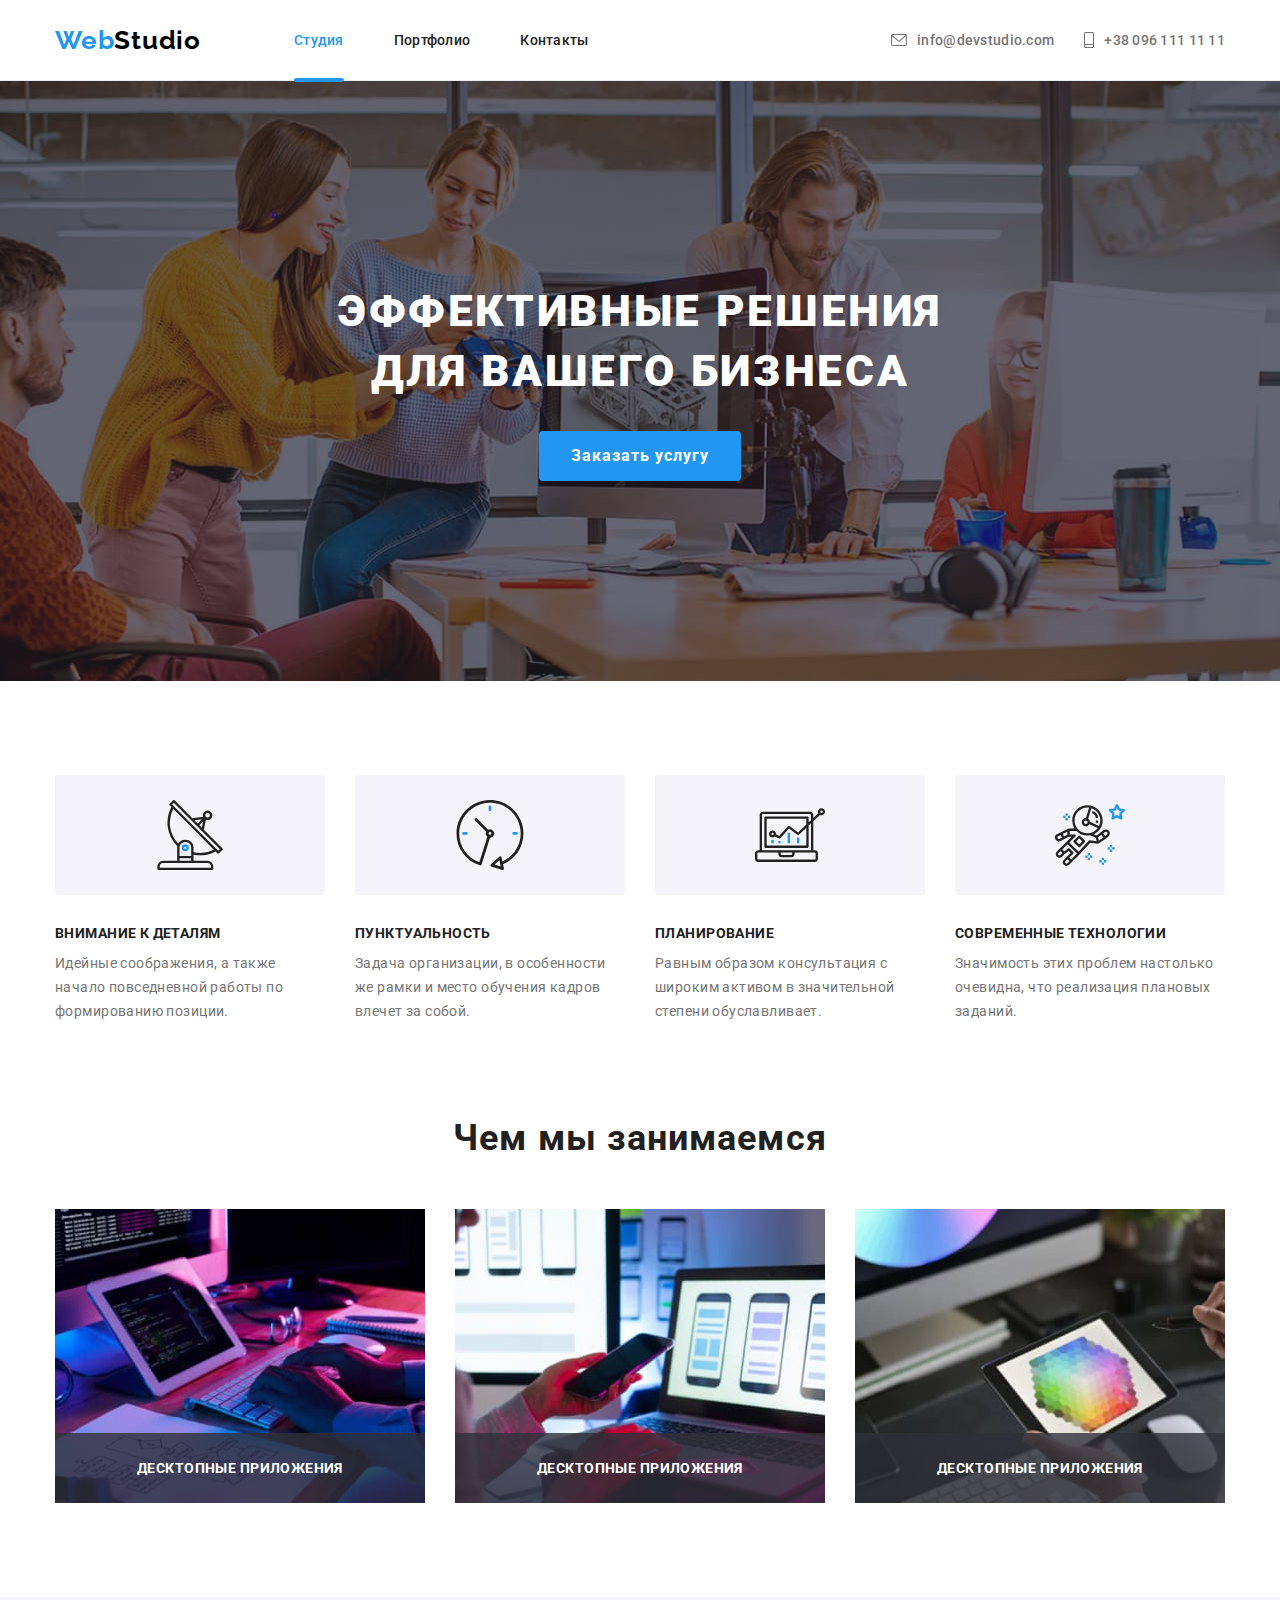
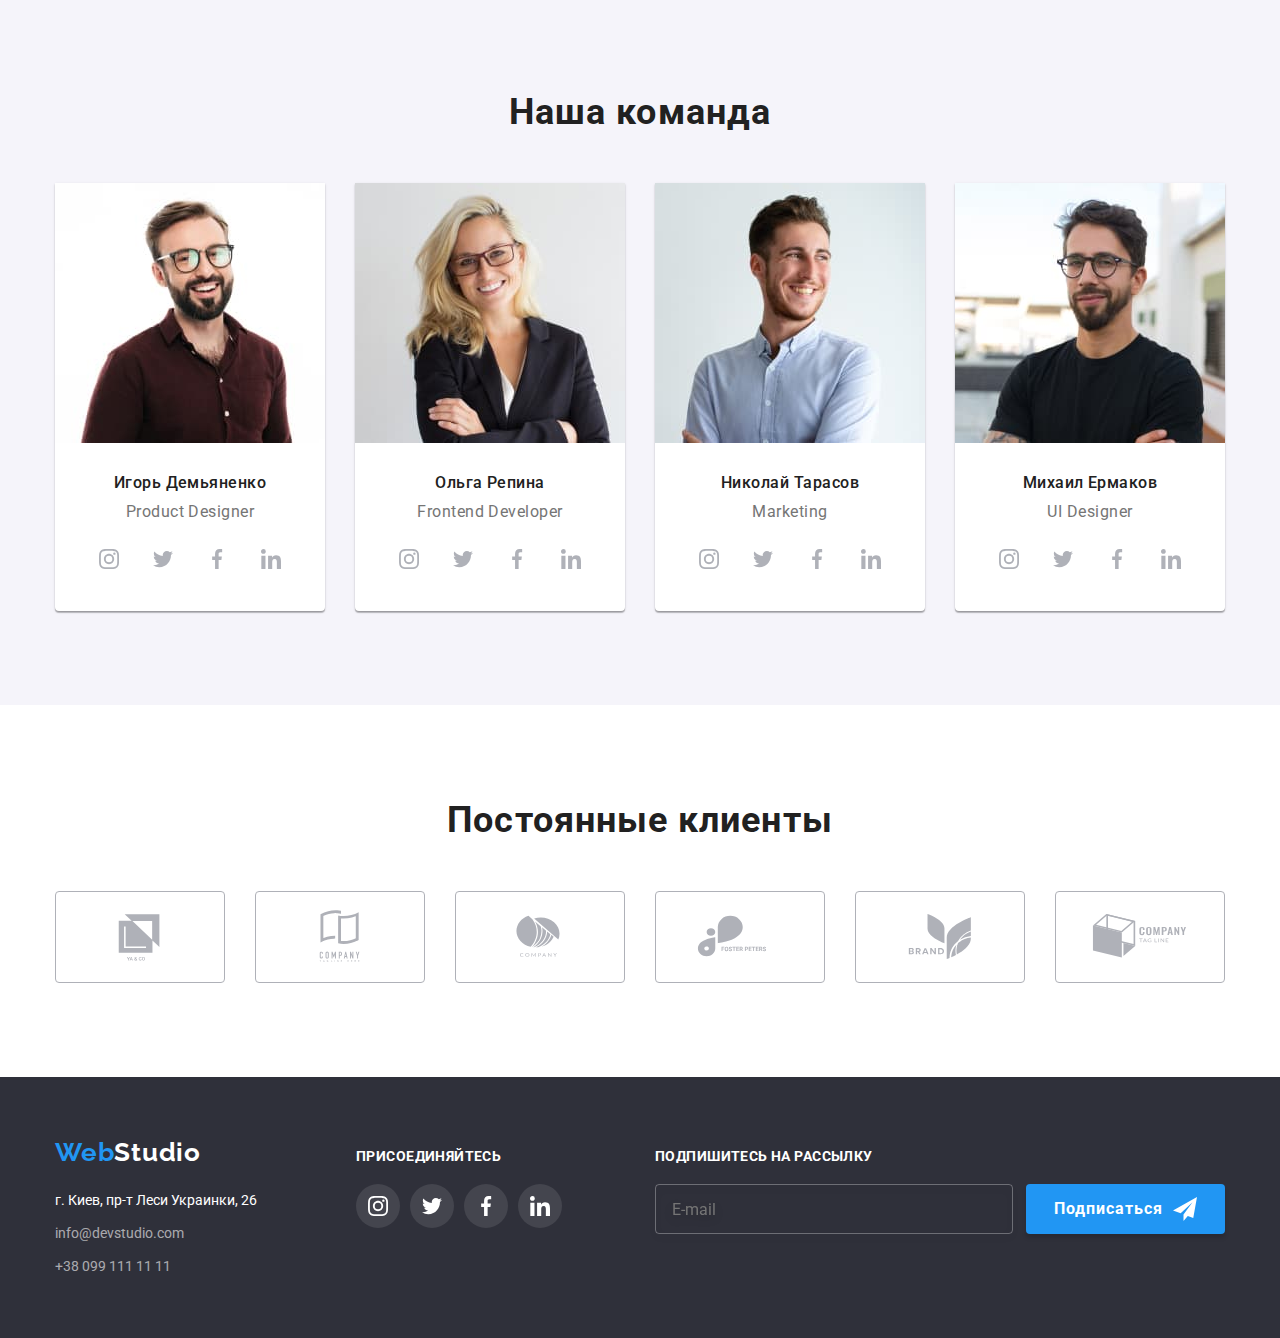
<file: index.html>
<!DOCTYPE html>
<html lang="ru">

<head>
    <meta charset="UTF-8">
    <meta http-equiv="X-UA-Compatible" content="IE=edge">
    <meta name="viewport" content="width=device-width, initial-scale=1.0">
    <link rel="stylesheet"
        href="https://cdnjs.cloudflare.com/ajax/libs/modern-normalize/1.0.0/modern-normalize.min.css" />
    <link rel="preconnect" href="https://fonts.googleapis.com">
    <link rel="preconnect" href="https://fonts.gstatic.com" crossorigin>
    <link
        href="https://fonts.googleapis.com/css2?family=Raleway:wght@700&family=Roboto:wght@400;500;700;900&display=swap"
        rel="stylesheet">
    <link rel="stylesheet" href="./css/main.min.css" />
    <title>Web-Studio-(Version-2.1)</title>
</head>

<body>
    <header class="header">
        <div class="container header__container">
            <a href="index.html" lang="en" class="logo">Web<span class="logo__dark">Studio</span></a>
            <nav class="nav">
                <ul class="nav__list">
                    <li class="nav__item"><a href="index.html" class="nav__link current">Студия</a></li>
                    <li class="nav__item"><a href="portfolio.html" class="nav__link">Портфолио</a></li>
                    <li class="nav__item"><a href="contacts.html" class="nav__link">Контакты</a></li>
                </ul>
            </nav>
            <ul class="contacts">
                <li class="contacts__item"><a href="mailto:info@devstudio.com" class="contacts__link">
                        <svg class="contacts__icon" width="16" height="12">
                            <use href="./images/icons.svg#icon-email"></use>
                        </svg>

                        info@devstudio.com</a>
                </li>
                <li class="contacts__item"><a href="tel:+380961111111" class="contacts__link">
                        <svg class="contacts__icon" width="10" height="16">
                            <use href="./images/icons.svg#icon-smartphone"></use>
                        </svg>

                        +38 096 111 11 11</a></li>
            </ul>
            <button type="button" class="mobile-menu__button" aria-expanded="false" aria-controls="mobile-menu">
                <svg class="mobile-menu__icon" width="24" height="16">
                    <use href="./images/icons.svg#icon-menu"></use>
                </svg>
            </button>
        </div>
    </header>

    <div class="mobile-menu is-hidden" id="mobile-menu">
        <div class="mobile-menu__container">
            <div class="mobile-menu__header">
                <button type="button" class="mobile-menu__close-button" aria-expanded="true"
                    aria-controls="mobile-menu">
                    <svg class="mobile-menu__close-icon" width="18" height="18">
                        <use href="./images/icons.svg#icon-close"></use>
                    </svg>
                </button>
                <ul>
                    <li class="navigation__item"><a href="./index.html" class="navigation__link current">Студия</a></li>
                    <li class="navigation__item"><a href="./portfolio.html" class="navigation__link">Портфолио</a></li>
                    <li class="navigation__item"><a href="" class="navigation__link">Контакты</a></li>
                </ul>
            </div>
            <div class="mobile-menu__footer">
                <ul class="cont">
                    <li class="cont__item"><a class="cont__link current" href="tel:+380961111111">+38096 111 11 11</a></li>
                    <li class="cont__item"><a class="cont__link" href="mailto:info@devstudio.com">info@devstudio.com</a>
                    </li>
                </ul>
                <ul class="socmenu">
                    <li class="socmenu__item"><a class="socmenu__link" href="" target="_blank">Instagram</a></li>
                    <li class="socmenu__item"><a class="socmenu__link" href="" target="_blank">Twitter</a></li>
                    <li class="socmenu__item"><a class="socmenu__link" href="" target="_blank">Facebook</a></li>
                    <li class="socmenu__item"><a class="socmenu__link" href="" target="_blank">LinkedIn</a></li>
                </ul>
            </div>
        </div>
    </div>

    <main>
        <section class="order">
            <div class="container">
                <h1 class="order__title">Эффективные решения для вашего бизнеса</h1>
                <button type="button" class="order__button" data-modal-open>Заказать услугу</button>
            </div>

            <div class="backdrop is-hidden" data-modal>
                <div class="modal">
                    <button class="modal__button" data-modal-close>
                        <svg class="modal__button__icon" width="11" height="11">
                            <use href="./images/icons.svg#icon-close"></use>
                        </svg>
                    </button>
                    <h2 class="modal__title">Оставьте свои данные, мы вам перезвоним</h2>
                    <form class="form">
                        <ul class="form__list">
                            <li class="form__item">
                                <label for="name" class="form__label">Имя</label>
                                <div class="form__inputbox">
                                    <input type="text" name="name" id="name" class="form__input">
                                    <svg class="form__icon" width="18" height="18">
                                        <use href="./images/icons.svg#icon-person"></use>
                                    </svg>
                                </div>
                            </li>
                            <li class="form__item">
                                <label for="tel" class="form__label">Телефон</label>
                                <div class="form__inputbox">
                                    <input type="tel" name="phone_number" id="tel" class="form__input">
                                    <svg class="form__icon" width="18" height="18">
                                        <use href="./images/icons.svg#icon-phone"></use>
                                    </svg>
                                </div>
                            </li>
                            <li class="form__item">
                                <label for="email" class="form__label">Почта</label>
                                <div class="form__inputbox">
                                    <input type="email" name="email" id="email" class="form__input">
                                    <svg class="form__icon" width="18" height="18">
                                        <use href="./images/icons.svg#icon-email-black"></use>
                                    </svg>
                                </div>
                            </li>
                            <li class="form__item">
                                <label for="comment" class="form__label">Комментарий</label>
                                <textarea class="form__inputarea" name="comment" id="comment"
                                    placeholder="Введите текст"></textarea>

                            </li>
                            <li class="form__item">
                                <input name="terms" id="terms" type="checkbox" class="checkbox_input visually-hidden">
                                <label for="terms" class="checkbox">
                                    <svg class="checkbox__icon" width="16" height="15">
                                        <use href="./images/icons.svg#icon-check"></use>
                                    </svg>

                                    <span class="checkbox__label">Соглашаюсь с рассылкой и принимаю <a
                                            class="checkbox__link" href="" target="_blank">Условия договора</a></span>
                                </label>
                            </li>
                        </ul>
                        <button type="submit" class="form__button">Отправить</button>
                    </form>
                </div>
            </div>

        </section>
        <section class="section">
            <div class="container">
                <h2 class="visually-hidden">Особенности</h2>
                <ul class="feature">
                    <li class="feature__item">
                        <div class="feature__box">
                            <svg width="70" height="70">
                                <use href="./images/icons.svg#icon-antenna"></use>
                            </svg>

                        </div>
                        <h3 class="feature__title">Внимание к деталям</h3>
                        <p class="feature__descript">Идейные соображения, а также начало повседневной работы по
                            формированию
                            позиции.</p>
                    </li>
                    <li class="feature__item">
                        <div class="feature__box">
                            <svg width="70" height="70">
                                <use href="./images/icons.svg#icon-clock"></use>
                            </svg>

                        </div>
                        <h3 class="feature__title">Пунктуальность</h3>
                        <p class="feature__descript">Задача организации, в особенности же рамки и место обучения кадров
                            влечет за
                            собой.</p>
                    </li>
                    <li class="feature__item">
                        <div class="feature__box">
                            <svg width="70" height="70">
                                <use href="./images/icons.svg#icon-diagram"></use>
                            </svg>

                        </div>
                        <h3 class="feature__title">Планирование</h3>
                        <p class="feature__descript">Равным образом консультация с широким активом в значительной
                            степени
                            обуславливает.</p>
                    </li>
                    <li class="feature__item">
                        <div class="feature__box">
                            <svg width="70" height="70">
                                <use href="./images/icons.svg#icon-astronaut"></use>
                            </svg>

                        </div>
                        <h3 class="feature__title">Современные технологии</h3>
                        <p class="feature__descript">Значимость этих проблем настолько очевидна, что реализация плановых
                            заданий.
                        </p>
                    </li>
                </ul>
            </div>
        </section>
        <section class="section section--nopaddingtop">
            <div class="container">
                <h2 class="about__title">Чем мы занимаемся</h2>
                <ul class="about">
                    <li class="about__item">
                        <img srcset="./images/box1-des-1x.jpg 1x,
                        ./images/box1-des-2x.jpg 2x" src="./images/box1-des-1x.jpg"
                            alt="Разработка програмного обеспечения" width="370" />
                        <p class="about__label">Десктопные приложения</p>
                    </li>
                    <li class="about__item">
                        <img srcset="./images/box2-des-1x.jpg 1x,
                        ./images/box2-des-2x.jpg 2x" src="./images/box2-des-1x.jpg"
                            alt="Тестирование модильных приложений" width="370" />
                        <p class="about__label">Десктопные приложения</p>
                    </li>
                    <li class="about__item">
                        <img srcset="./images/box3-des-1x.jpg 1x,
                        ./images/box3-des-2x.jpg 2x" src="./images/box3-des-1x.jpg" alt="Работа с палитрой цветов"
                            width="370" />
                        <p class="about__label">Десктопные приложения</p>
                    </li>
                </ul>
            </div>
        </section>
        <section class="section section--otherbackground">
            <div class="container">
                <h2 class="team__title">Наша команда</h2>
                <ul class="team">
                    <li class="team__item">
                        <picture>
                            <source srcset="./images/card1-mob-1x.jpg 1x, 
                            ./images/card1-mob-2x.jpg 2x" media="(min-width: 480px) and (max-width: 767px)"
                                type="image/jpeg" />
                            <source srcset="./images/card1-tab-1x.jpg 1x, 
                            ./images/card1-tab-2x.jpg 2x" media="(min-width: 768px) and (max-width: 1199px)"
                                type="image/jpeg" />
                            <source srcset="./images/card1-des-1x.jpg 1x, 
                            ./images/card1-des-2x.jpg 2x" media="(min-width: 1200px)" type="image/jpeg" />

                            <img src="./images/card1-mob-1x.jpg" alt="Фото Игоря Демьяненко" />
                        </picture>
                        <div class="team__box">
                            <h3 class="team__name">Игорь Демьяненко</h3>
                            <p lang="en" class="team__text">Product Designer</p>
                            <ul class="social">
                                <li><a href=" " class="social__link">
                                        <svg class="social__icon" width="20" height="20">
                                            <use href="./images/icons.svg#icon-instagram"></use>
                                        </svg>

                                    </a></li>
                                <li><a href=" " class="social__link">
                                        <svg class="social__icon" width="20" height="20">
                                            <use href="./images/icons.svg#icon-twitter"></use>
                                        </svg>

                                    </a></li>
                                <li><a href=" " class="social__link">
                                        <svg class="social__icon" width="20" height="20">
                                            <use href="./images/icons.svg#icon-facebook"></use>
                                        </svg>

                                    </a></li>
                                <li><a href=" " class="social__link">
                                        <svg class="social__icon" width="20" height="20">
                                            <use href="./images/icons.svg#icon-linkedin"></use>
                                        </svg>

                                    </a></li>
                            </ul>
                        </div>
                    </li>
                    <li class="team__item">
                        <picture>
                            <source srcset="./images/card2-mob-1x.jpg 1x,
                            ./images/card2-mob-2x.jpg 2x" media="(min-width: 480px) and (max-width: 767px)"
                                type="image/jpeg" />
                            <source srcset="./images/card2-tab-1x.jpg 1x,
                            ./images/card2-tab-2x.jpg 2x" media="(min-width: 768px) and (max-width: 1199px)"
                                type="image/jpeg" />
                            <source srcset="./images/card2-des-1x.jpg 1x,
                            ./images/card2-des-2x.jpg 2x" media="(min-width:1200px)" type="image/jpeg" />
                            <img src="./images/card2-mob-1x.jpg" alt="Фото Ольги Репиной" />
                        </picture>
                        <div class="team__box">
                            <h3 class="team__name">Ольга Репина</h3>
                            <p lang="en" class="team__text">Frontend Developer</p>
                            <ul class="social">
                                <li><a href=" " class="social__link">
                                        <svg class="social__icon" width="20" height="20">
                                            <use href="./images/icons.svg#icon-instagram"></use>
                                        </svg>

                                    </a></li>
                                <li><a href=" " class="social__link">
                                        <svg class="social__icon" width="20" height="20">
                                            <use href="./images/icons.svg#icon-twitter"></use>
                                        </svg>

                                    </a></li>
                                <li><a href=" " class="social__link">
                                        <svg class="social__icon" width="20" height="20">
                                            <use href="./images/icons.svg#icon-facebook"></use>
                                        </svg>

                                    </a></li>
                                <li><a href=" " class="social__link">
                                        <svg class="social__icon" width="20" height="20">
                                            <use href="./images/icons.svg#icon-linkedin"></use>
                                        </svg>

                                    </a></li>
                            </ul>

                        </div>
                    </li>
                    <li class="team__item">
                        <picture>
                            <source srcset="./images/card3-mob-1x.jpg 1x,
                            ./images/card3-mob-2x.jpg 2x" media="(min-width: 480px) and (max-width: 767px)"
                                type="image/jpeg" />
                            <source srcset="./images/card3-tab-1x.jpg 1x,
                            ./images/card3-tab-2x.jpg 2x" media="(min-width: 768px) and (max-width: 1199px)"
                                type="image/jpeg" />
                            <source srcset="./images/card3-des-1x.jpg 1x,
                            ./images/card3-des-2x.jpg 2x" media="(min-width:1200px)" type="image/jpeg" />
                            <img src="./images/card3-mob-1x.jpg" alt="Фото  Николая Тарасова" />
                        </picture>
                        <div class="team__box">
                            <h3 class="team__name">Николай Тарасов</h3>
                            <p lang="en" class="team__text">Marketing</p>
                            <ul class="social">
                                <li><a href=" " class="social__link">
                                        <svg class="social__icon" width="20" height="20">
                                            <use href="./images/icons.svg#icon-instagram"></use>
                                        </svg>

                                    </a></li>
                                <li><a href=" " class="social__link">
                                        <svg class="social__icon" width="20" height="20">
                                            <use href="./images/icons.svg#icon-twitter"></use>
                                        </svg>

                                    </a></li>
                                <li><a href=" " class="social__link">
                                        <svg class="social__icon" width="20" height="20">
                                            <use href="./images/icons.svg#icon-facebook"></use>
                                        </svg>

                                    </a></li>
                                <li><a href=" " class="social__link">
                                        <svg class="social__icon" width="20" height="20">
                                            <use href="./images/icons.svg#icon-linkedin"></use>
                                        </svg>

                                    </a></li>
                            </ul>

                        </div>
                    </li>
                    <li class="team__item">
                        <picture>
                            <source srcset="./images/card4-mob-1x.jpg 1x,
                            ./images/card4-mob-2x.jpg 2x" media="(min-width: 480px) and (max-width: 767px)"
                                type="image/jpeg" />
                            <source srcset="./images/card4-tab-1x.jpg 1x,
                            ./images/card4-tab-2x.jpg 2x" media="(min-width: 768px) and (max-width: 1199px)"
                                type="image/jpeg" />
                            <source srcset="./images/card4-des-1x.jpg 1x,
                            ./images/card4-des-2x.jpg 2x" media="(min-width:1200px)" type="image/jpeg" />
                            <img src="./images/card4-mob-1x.jpg" alt="Фото Михаила Ермакова" />
                        </picture>
                        <div class="team__box">
                            <h3 class="team__name">Михаил Ермаков</h3>
                            <p lang="en" class="team__text">UI Designer</p>
                            <ul class="social">
                                <li><a href=" " class="social__link">
                                        <svg class="social__icon" width="20" height="20">
                                            <use href="./images/icons.svg#icon-instagram"></use>
                                        </svg>

                                    </a></li>
                                <li><a href=" " class="social__link">
                                        <svg class="social__icon" width="20" height="20">
                                            <use href="./images/icons.svg#icon-twitter"></use>
                                        </svg>

                                    </a></li>
                                <li><a href=" " class="social__link">
                                        <svg class="social__icon" width="20" height="20">
                                            <use href="./images/icons.svg#icon-facebook"></use>
                                        </svg>

                                    </a></li>
                                <li><a href=" " class="social__link">
                                        <svg class="social__icon" width="20" height="20">
                                            <use href="./images/icons.svg#icon-linkedin"></use>
                                        </svg>

                                    </a></li>
                            </ul>

                        </div>
                    </li>
                </ul>
            </div>
        </section>
        <section class="section">
            <div class="container">
                <h2 class="client__title">Постоянные клиенты</h2>
                <ul class="client">
                    <li class="client_item"><a href=" " class="client__link">
                            <svg class="client__icon" width="106" height="60">
                                <use href="./images/icons.svg#icon-logo1"></use>
                            </svg>

                        </a></li>
                    <li class="client_item"><a href=" " class="client__link">
                            <svg class="client__icon" width="106" height="60">
                                <use href="./images/icons.svg#icon-logo2"></use>
                            </svg>

                        </a></li>
                    <li class="client_item"><a href=" " class="client__link">
                            <svg class="client__icon" width="106" height="60">
                                <use href="./images/icons.svg#icon-logo3"></use>
                            </svg>

                        </a></li>
                    <li class="client_item"><a href=" " class="client__link">
                            <svg class="client__icon" width="106" height="60">
                                <use href="./images/icons.svg#icon-logo4"></use>
                            </svg>

                        </a></li>
                    <li class="client_item"><a href=" " class="client__link">
                            <svg class="client__icon" width="106" height="60">
                                <use href="./images/icons.svg#icon-logo5"></use>
                            </svg>

                        </a></li>
                    <li class="client_item"><a href=" " class="client__link">
                            <svg class="client__icon" width="106" height="60">
                                <use href="./images/icons.svg#icon-logo6"></use>
                            </svg>
                        </a></li>
                </ul>
            </div>
        </section>
    </main>
    <footer class="footer">
        <div class="container footer__container">
            <div class="bottomcontacts">
                <a href="index.html" lang="en" class="logo">Web<span class="logo__light">Studio</span></a>
                <address class="address">
                    <ul>
                        <li class="address__item"><a href="https://goo.gl/maps/pBQsYzYw25E7k7aP6"
                                class="contact__link">г.
                                Киев, пр-т Леси
                                Украинки,
                                26</a></li>
                        <li class="address__item"><a href="mailto:info@devstudio.com"
                                class="address__link">info@devstudio.com</a></li>
                        <li class="address__item"><a href="tel:+380991111111" class="address__link">+38 099 111 11
                                11</a></li>
                    </ul>
                </address>
            </div>
            <div class="join">
                <h2 class="join__title">присоединяйтесь</h2>
                <ul class="soc">
                    <li><a href=" " class="soc__link">
                            <svg class="soc__icon" width="20" height="20">
                                <use href="./images/icons.svg#icon-instagram"></use>
                            </svg>

                        </a></li>
                    <li><a href=" " class="soc__link">
                            <svg class="soc__icon" width="20" height="20">
                                <use href="./images/icons.svg#icon-twitter"></use>
                            </svg>

                        </a></li>
                    <li><a href=" " class="soc__link">
                            <svg class="soc__icon" width="20" height="20">
                                <use href="./images/icons.svg#icon-facebook"></use>
                            </svg>

                        </a></li>
                    <li><a href=" " class="soc__link">
                            <svg class="soc__icon" width="20" height="20">
                                <use href="./images/icons.svg#icon-linkedin"></use>
                            </svg>

                        </a></li>
                </ul>
            </div>
            <div class="subscription">
                <h2 class="subscription__title">Подпишитесь на рассылку</h2>
                <form class="subscription__form">
                    <input type="email" name="email-bottom" id="email-bottom" class="subscription__input"
                        placeholder="E-mail">
                    <button type="submit" class="subscription__button">Подписаться
                        <svg class="subscription__icon" width="24" height="24">
                            <use href="./images/icons.svg#icon-send"></use>
                        </svg>
                    </button>
                </form>
            </div>
        </div>
    </footer>
    <script src="./js/modal.js"></script>
    <script src="./js/mob-menu.js"></script>
</body>

</html>
</file>
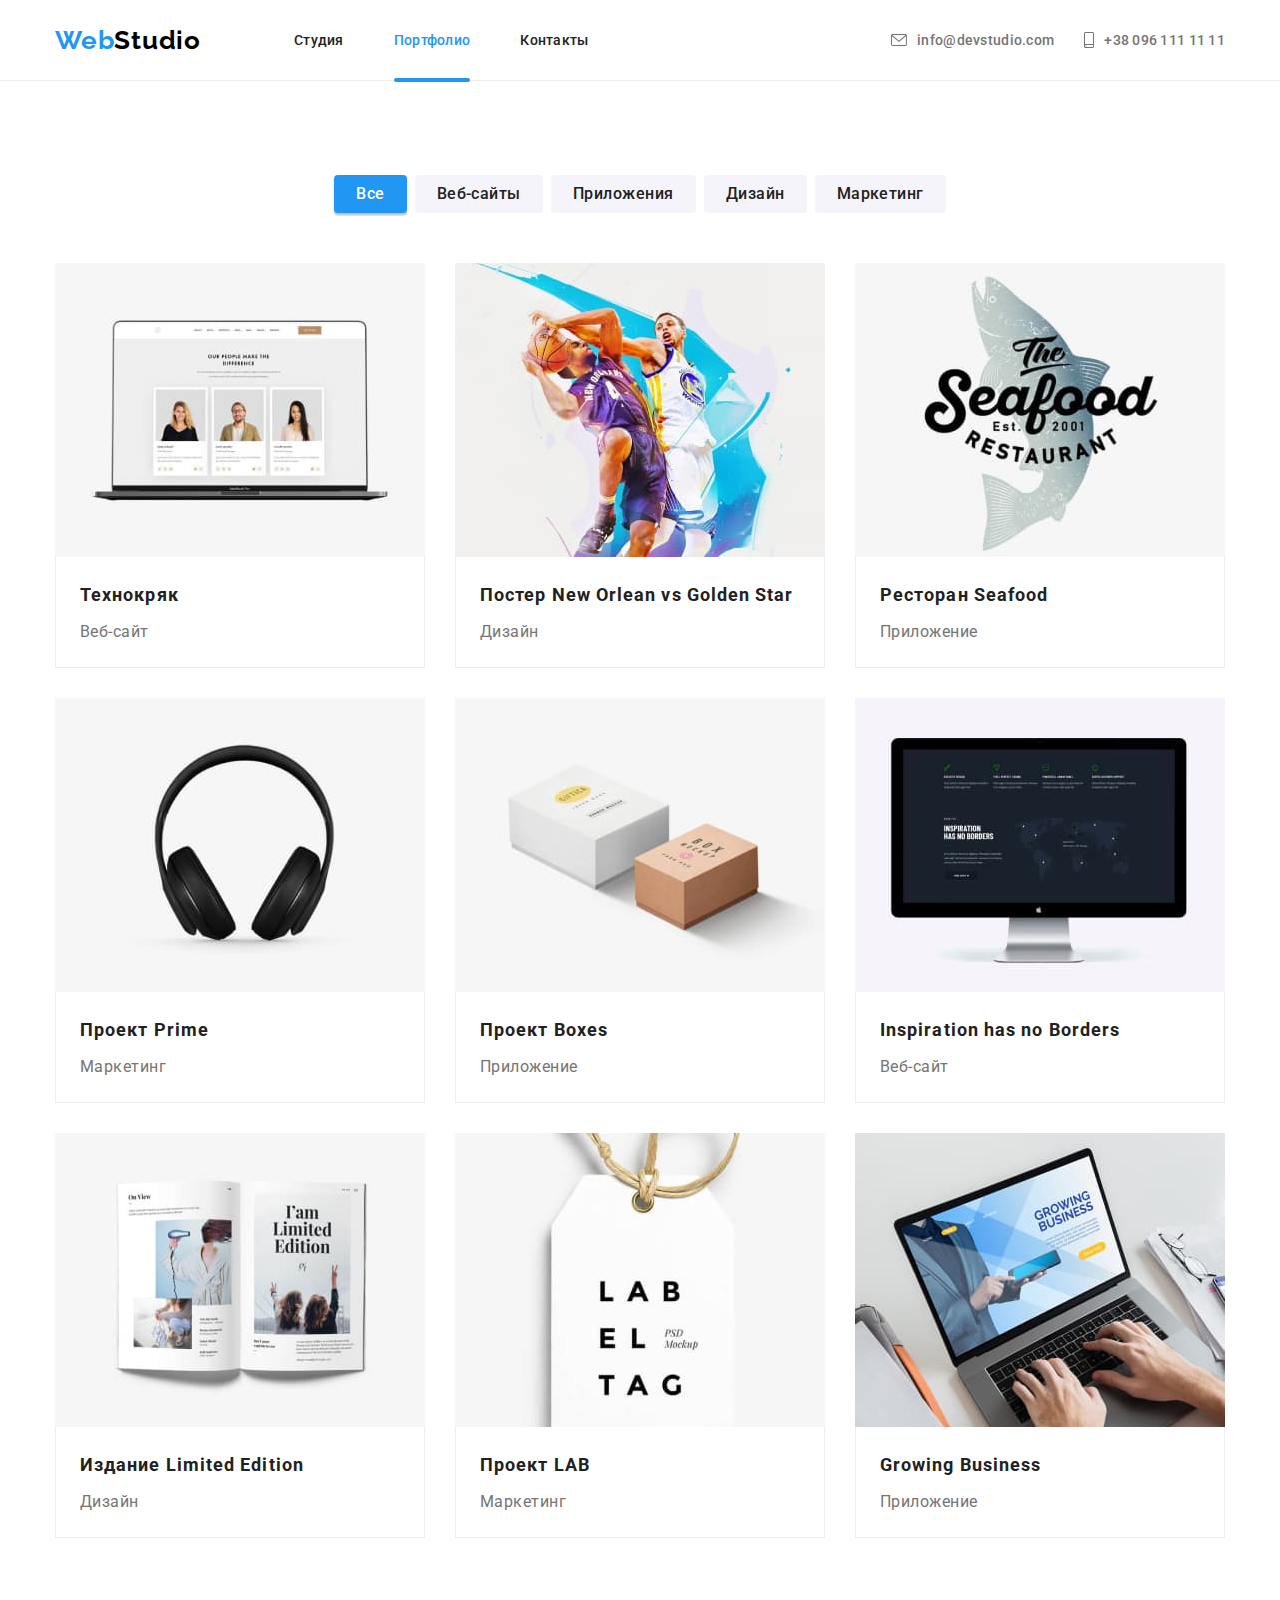
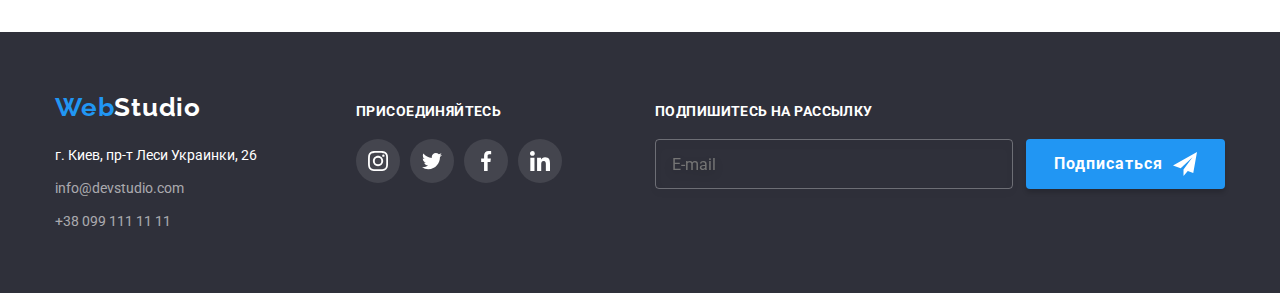
<file: portfolio.html>
<!DOCTYPE html>
<html lang="ru">

<head>
    <meta charset="UTF-8">
    <meta http-equiv="X-UA-Compatible" content="IE=edge">
    <meta name="viewport" content="width=device-width, initial-scale=1.0">
    <link rel="stylesheet"
        href="https://cdnjs.cloudflare.com/ajax/libs/modern-normalize/1.0.0/modern-normalize.min.css" />
    <link rel="preconnect" href="https://fonts.googleapis.com">
    <link rel="preconnect" href="https://fonts.gstatic.com" crossorigin>
    <link
        href="https://fonts.googleapis.com/css2?family=Raleway:wght@700&family=Roboto:wght@400;500;700;900&display=swap"
        rel="stylesheet">
    <link rel="stylesheet" href="./css/main.min.css" />
    <title>Портфолио</title>
</head>

<body>
    <header class="header">
        <div class="container header__container">
            <a href="index.html" lang="en" class="logo">Web<span class="logo__dark">Studio</span></a>
            <nav class="nav">
                <ul class="nav__list">
                    <li class="nav__item"><a href="index.html" class="nav__link">Студия</a></li>
                    <li class="nav__item"><a href="portfolio.html" class="nav__link current">Портфолио</a></li>
                    <li class="nav__item"><a href="contacts.html" class="nav__link">Контакты</a></li>
                </ul>
            </nav>
            <ul class="contacts">
                <li class="contacts__item"><a href="mailto:info@devstudio.com" class="contacts__link">
                        <svg class="contacts__icon" width="16" height="12">
                            <use href="./images/icons.svg#icon-email"></use>
                        </svg>

                        info@devstudio.com</a>
                </li>
                <li class="contacts__item"><a href="tel:+380961111111" class="contacts__link">
                        <svg class="contacts__icon" width="10" height="16">
                            <use href="./images/icons.svg#icon-smartphone"></use>
                        </svg>

                        +38 096 111 11 11</a></li>
            </ul>
            <button type="button" class="mobile-menu__button" aria-expanded="false" aria-controls="mobile-menu">
                <svg class="mobile-menu__icon" width="24" height="16">
                    <use href="./images/icons.svg#icon-menu"></use>
                </svg>
            </button>
        </div>
    </header>

    <div class="mobile-menu is-hidden" id="mobile-menu">
        <div class="mobile-menu__container">
            <div class="mobile-menu__header">
                <button type="button" class="mobile-menu__close-button" aria-expanded="true"
                    aria-controls="mobile-menu">
                    <svg class="mobile-menu__close-icon" width="18" height="18">
                        <use href="./images/icons.svg#icon-close"></use>
                    </svg>
                </button>
                <ul>
                    <li class="navigation__item"><a href="./index.html" class="navigation__link">Студия</a></li>
                    <li class="navigation__item"><a href="./portfolio.html"
                            class="navigation__link current">Портфолио</a></li>
                    <li class="navigation__item"><a href="" class="navigation__link">Контакты</a></li>
                </ul>
            </div>
            <div class="mobile-menu__footer">
                <ul class="cont">
                    <li class="cont__item"><a class="cont__link current" href="tel:+380961111111">+38096 111 11 11</a>
                    </li>
                    <li class="cont__item"><a class="cont__link" href="mailto:info@devstudio.com">info@devstudio.com</a>
                    </li>
                </ul>
                <ul class="socmenu">
                    <li class="socmenu__item"><a class="socmenu__link" href="" target="_blank">Instagram</a></li>
                    <li class="socmenu__item"><a class="socmenu__link" href="" target="_blank">Twitter</a></li>
                    <li class="socmenu__item"><a class="socmenu__link" href="" target="_blank">Facebook</a></li>
                    <li class="socmenu__item"><a class="socmenu__link" href="" target="_blank">LinkedIn</a></li>
                </ul>
            </div>
        </div>
    </div>


    <main>
        <section class="section">
            <div class="container">
                <h1 class="visually-hidden">Работы</h1>
                <ul class="filter">
                    <li class="filter__item"><button type="button" class="filter__button primary">Все</button></li>
                    <li class="filter__item"><button type="button" class="filter__button">Веб-сайты</button></li>
                    <li class="filter__item"><button type="button" class="filter__button">Приложения</button></li>
                    <li class="filter__item"><button type="button" class="filter__button">Дизайн</button></li>
                    <li class="filter__item"><button type="button" class="filter__button">Маркетинг</button></li>
                </ul>
                <ul class="project">
                    <li class="project__item"><a href=" " class="project__link">
                            <div class="project__pictures">
                                <picture>
                                    <source srcset="./images/portfolio1-des-1x.jpg 1x,
                                                    ./images/portfolio1-des-2x.jpg 2x" media="(min-width:1200px)"
                                        type="image/jpeg">
                                    <source srcset="./images/portfolio1-tab-1x.jpg 1x,
                                                    ./images/portfolio1-tab-2x.jpg 2x" media="(min-width: 768px)"
                                        type="image/jpeg">
                                    <source srcset="./images/portfolio1-mob-1x.jpg 1x,
                                                    ./images/portfolio1-mob-2x.jpg 2x" media="(max-width: 767px)"
                                        type="image/jpeg">
                                    <img src="./images/portfolio1-mob-1x.jpg" alt="Технокряк" />
                                </picture>
                                <div class="project__overlay">
                                    <p class="project__description">Технокряк это современная площадка распространения
                                        короновируса. Компания использует эту платформу для цифрового шпионажа и атак на
                                        защищенные сервера конкурентов.</p>
                                </div>
                            </div>
                            <div class="project__border">
                                <h2 class="project__title">Технокряк</h2>
                                <p class="project__text">Веб-сайт</p>
                            </div>
                        </a>
                    </li>
                    <li class="project__item"><a href=" " class="project__link">
                            <div class="project__pictures">
                                <picture>
                                    <source srcset="./images/portfolio2-des-1x.jpg 1x,
                                                    ./images/portfolio2-des-2x.jpg 2x" media="(min-width:1200px)"
                                        type="image/jpeg">
                                    <source srcset="./images/portfolio2-tab-1x.jpg 1x,
                                                    ./images/portfolio2-tab-2x.jpg 2x" media="(min-width: 768px)"
                                        type="image/jpeg">
                                    <source srcset="./images/portfolio2-mob-1x.jpg 1x,
                                                    ./images/portfolio2-mob-2x.jpg 2x" media="(max-width: 767px)"
                                        type="image/jpeg">
                                    <img src="./images/portfolio2-mob-1x.jpg" alt="Постер New Orlean vs Golden Star" />
                                </picture>
                                <div class="project__overlay">
                                    <p class="project__description">Ресурс предлагает комплексные предложения с разным
                                        уровнем функционала и сервисов. Все это позволит посетителю получить
                                        исчерпывающие сведения о компании или частном лице.</p>
                                </div>
                            </div>
                            <div class="project__border">
                                <h2 class="project__title">Постер <span lang="en">New Orlean vs Golden Star</span></h2>
                                <p class="project__text">Дизайн</p>
                            </div>
                        </a>
                    </li>
                    <li class="project__item"><a href=" " class="project__link">
                            <div class="project__pictures">
                                <picture>
                                    <source srcset="./images/portfolio3-des-1x.jpg 1x,
                                                    ./images/portfolio3-des-2x.jpg 2x" media="(min-width:1200px)"
                                        type="image/jpeg">
                                    <source srcset="./images/portfolio3-tab-1x.jpg 1x,
                                                    ./images/portfolio3-tab-2x.jpg 2x" media="(min-width: 768px)"
                                        type="image/jpeg">
                                    <source srcset="./images/portfolio3-mob-1x.jpg 1x,
                                                    ./images/portfolio3-mob-2x.jpg 2x" media="(max-width: 767px)"
                                        type="image/jpeg">
                                    <img src="./images/portfolio3-mob-1x.jpg" alt="Ресторан Seafood" />
                                </picture>
                                <div class="project__overlay">
                                    <p class="project__description">Ресурс предлагает комплексные предложения с разным
                                        уровнем функционала и сервисов. Все это позволит посетителю получить
                                        исчерпывающие сведения о компании или частном лице.</p>
                                </div>
                            </div>
                            <div class="project__border">
                                <h2 class="project__title">Ресторан <span lang="en">Seafood</span></h2>
                                <p class="project__text">Приложение</p>
                            </div>
                        </a>
                    </li>
                    <li class="project__item"><a href=" " class="project__link">
                            <div class="project__pictures">
                                <picture>
                                    <source srcset="./images/portfolio4-des-1x.jpg 1x,
                                                    ./images/portfolio4-des-2x.jpg 2x" media="(min-width:1200px)"
                                        type="image/jpeg">
                                    <source srcset="./images/portfolio4-tab-1x.jpg 1x,
                                                    ./images/portfolio4-tab-2x.jpg 2x" media="(min-width: 768px)"
                                        type="image/jpeg">
                                    <source srcset="./images/portfolio4-mob-1x.jpg 1x,
                                                    ./images/portfolio4-mob-2x.jpg 2x" media="(max-width: 767px)"
                                        type="image/jpeg">
                                    <img src="./images/portfolio4-mob-1x.jpg" alt="Проект Prime" />
                                </picture>
                                <div class="project__overlay">
                                    <p class="project__description">Ресурс предлагает комплексные предложения с разным
                                        уровнем функционала и сервисов. Все это позволит посетителю получить
                                        исчерпывающие сведения о компании или частном лице.</p>
                                </div>
                            </div>
                            <div class="project__border">
                                <h2 class="project__title">Проект <span lang="en">Prime</span></h2>
                                <p class="project__text">Маркетинг</p>
                            </div>
                        </a>
                    </li>
                    <li class="project__item"><a href=" " class="project__link">
                            <div class="project__pictures">
                                <picture>
                                    <source srcset="./images/portfolio5-des-1x.jpg 1x,
                                                    ./images/portfolio5-des-2x.jpg 2x" media="(min-width:1200px)"
                                        type="image/jpeg">
                                    <source srcset="./images/portfolio5-tab-1x.jpg 1x,
                                                    ./images/portfolio5-tab-2x.jpg 2x" media="(min-width: 768px)"
                                        type="image/jpeg">
                                    <source srcset="./images/portfolio5-mob-1x.jpg 1x,
                                                    ./images/portfolio5-mob-2x.jpg 2x" media="(max-width: 767px)"
                                        type="image/jpeg">
                                    <img src="./images/portfolio5-mob-1x.jpg" alt="Проект Boxes" />
                                </picture>
                                <div class="project__overlay">
                                    <p class="project__description">Ресурс предлагает комплексные предложения с разным
                                        уровнем функционала и сервисов. Все это позволит посетителю получить
                                        исчерпывающие сведения о компании или частном лице.</p>
                                </div>
                            </div>
                            <div class="project__border">
                                <h2 class="project__title">Проект <span lang="en">Boxes</span></h2>
                                <p class="project__text">Приложение</p>
                            </div>
                        </a>
                    </li>
                    <li lang="en" class="project__item"><a href=" " class="project__link">
                            <div class="project__pictures">
                                <picture>
                                    <source srcset="./images/portfolio6-des-1x.jpg 1x,
                                                    ./images/portfolio6-des-2x.jpg 2x" media="(min-width:1200px)"
                                        type="image/jpeg">
                                    <source srcset="./images/portfolio6-tab-1x.jpg 1x,
                                                    ./images/portfolio6-tab-2x.jpg 2x" media="(min-width: 768px)"
                                        type="image/jpeg">
                                    <source srcset="./images/portfolio6-mob-1x.jpg 1x,
                                                    ./images/portfolio6-mob-2x.jpg 2x" media="(max-width: 767px)"
                                        type="image/jpeg">
                                    <img src="./images/portfolio6-mob-1x.jpg" alt="Inspiration has no Borders"
                                        lang="en" />
                                </picture>
                                <div class="project__overlay">
                                    <p class="project__description">Ресурс предлагает комплексные предложения с разным
                                        уровнем функционала и сервисов. Все это позволит посетителю получить
                                        исчерпывающие сведения о компании или частном лице.</p>
                                </div>
                            </div>
                            <div class="project__border">
                                <h2 class="project__title" lang="en">Inspiration has no Borders</h2>
                                <p lang="ru" class="project__text">Веб-сайт</p>
                            </div>
                        </a>
                    </li>
                    <li class="project__item"><a href=" " class="project__link">
                            <div class="project__pictures">
                                <picture>
                                    <source srcset="./images/portfolio7-des-1x.jpg 1x,
                                                    ./images/portfolio7-des-2x.jpg 2x" media="(min-width:1200px)"
                                        type="image/jpeg">
                                    <source srcset="./images/portfolio7-tab-1x.jpg 1x,
                                                    ./images/portfolio7-tab-2x.jpg 2x" media="(min-width: 768px)"
                                        type="image/jpeg">
                                    <source srcset="./images/portfolio7-mob-1x.jpg 1x,
                                                    ./images/portfolio7-mob-2x.jpg 2x" media="(max-width: 767px)"
                                        type="image/jpeg">
                                    <img src="./images/portfolio7-mob-1x.jpg" alt="Издание Limited Edition" />
                                </picture>
                                <div class="project__overlay">
                                    <p class="project__description">Ресурс предлагает комплексные предложения с разным
                                        уровнем функционала и сервисов. Все это позволит посетителю получить
                                        исчерпывающие сведения о компании или частном лице.</p>
                                </div>
                            </div>
                            <div class="project__border">
                                <h2 class="project__title">Издание <span lang="en">Limited Edition</span></h2>
                                <p class="project__text">Дизайн</p>
                            </div>
                        </a>
                    </li>
                    <li class="project__item"><a href=" " class="project__link">
                            <div class="project__pictures">
                                <picture>
                                    <source srcset="./images/portfolio8-des-1x.jpg 1x,
                                                    ./images/portfolio8-des-2x.jpg 2x" media="(min-width:1200px)"
                                        type="image/jpeg">
                                    <source srcset="./images/portfolio8-tab-1x.jpg 1x,
                                                    ./images/portfolio8-tab-2x.jpg 2x" media="(min-width: 768px)"
                                        type="image/jpeg">
                                    <source srcset="./images/portfolio8-mob-1x.jpg 1x,
                                                    ./images/portfolio8-mob-2x.jpg 2x" media="(max-width: 767px)"
                                        type="image/jpeg">
                                    <img src="./images/portfolio8-mob-1x.jpg" alt="Проект LAB" />
                                </picture>
                                <div class="project__overlay">
                                    <p class="project__description">Ресурс предлагает комплексные предложения с разным
                                        уровнем функционала и сервисов. Все это позволит посетителю получить
                                        исчерпывающие сведения о компании или частном лице.</p>
                                </div>
                            </div>
                            <div class="project__border">
                                <h2 class="project__title">Проект <span lang="en">LAB</span></h2>
                                <p class="project__text">Маркетинг</p>
                            </div>
                        </a>
                    </li>
                    <li lang="en" class="project__item"><a href=" " class="project__link">
                            <div class="project__pictures">
                                <picture>
                                    <source srcset="./images/portfolio9-des-1x.jpg 1x,
                                                    ./images/portfolio9-des-2x.jpg 2x" media="(min-width:1200px)"
                                        type="image/jpeg">
                                    <source srcset="./images/portfolio9-tab-1x.jpg 1x,
                                                    ./images/portfolio9-tab-2x.jpg 2x" media="(min-width: 768px)"
                                        type="image/jpeg">
                                    <source srcset="./images/portfolio9-mob-1x.jpg 1x,
                                                    ./images/portfolio9-mob-2x.jpg 2x" media="(max-width: 767px)"
                                        type="image/jpeg">
                                    <img src="./images/portfolio9-mob-1x.jpg" alt="Growing Business" lang="en" />
                                </picture>
                                <div class="project__overlay">
                                    <p class="project__description">Ресурс предлагает комплексные предложения с разным
                                        уровнем функционала и сервисов. Все это позволит посетителю получить
                                        исчерпывающие сведения о компании или частном лице.</p>
                                </div>
                            </div>
                            <div class="project__border">
                                <h2 class="project__title" lang="en">Growing Business</h2>
                                <p lang="ru" class="project__text">Приложение</p>
                            </div>
                        </a>
                    </li>
                </ul>
            </div>
        </section>
    </main>
    <footer class="footer">
        <div class="container footer__container">
            <div class="bottomcontacts">
                <a href="index.html" lang="en" class="logo">Web<span class="logo__light">Studio</span></a>
                <address class="address">
                    <ul>
                        <li class="address__item"><a href="https://goo.gl/maps/pBQsYzYw25E7k7aP6"
                                class="contact__link">г.
                                Киев, пр-т Леси
                                Украинки,
                                26</a></li>
                        <li class="address__item"><a href="mailto:info@devstudio.com"
                                class="address__link">info@devstudio.com</a></li>
                        <li class="address__item"><a href="tel:+380991111111" class="address__link">+38 099 111 11
                                11</a></li>
                    </ul>
                </address>
            </div>
            <div class="join">
                <h2 class="join__title">присоединяйтесь</h2>
                <ul class="soc">
                    <li><a href=" " class="soc__link">
                            <svg class="soc__icon" width="20" height="20">
                                <use href="./images/icons.svg#icon-instagram"></use>
                            </svg>

                        </a></li>
                    <li><a href=" " class="soc__link">
                            <svg class="soc__icon" width="20" height="20">
                                <use href="./images/icons.svg#icon-twitter"></use>
                            </svg>

                        </a></li>
                    <li><a href=" " class="soc__link">
                            <svg class="soc__icon" width="20" height="20">
                                <use href="./images/icons.svg#icon-facebook"></use>
                            </svg>

                        </a></li>
                    <li><a href=" " class="soc__link">
                            <svg class="soc__icon" width="20" height="20">
                                <use href="./images/icons.svg#icon-linkedin"></use>
                            </svg>

                        </a></li>
                </ul>
            </div>
            <div class="subscription">
                <h2 class="subscription__title">Подпишитесь на рассылку</h2>
                <form class="subscription__form">
                    <input type="email" name="email-bottom" id="email-bottom" class="subscription__input"
                        placeholder="E-mail">
                    <button type="submit" class="subscription__button">Подписаться
                        <svg class="subscription__icon" width="24" height="24">
                            <use href="./images/icons.svg#icon-send"></use>
                        </svg>
                    </button>
                </form>
            </div>
        </div>
    </footer>
    <script src="./js/mob-menu.js"></script>
</body>

</html>
</file>
<file: css/main.min.css>
body{background-color:#fff;font-family:"Roboto",sans-serif}p,h1,h2,h3{margin:0}ul{margin:0;padding:0;list-style:none}img{display:block;width:100%;height:auto}.container{width:100%;padding:0 15px;margin:0 auto}@media screen and (min-width: 480px){.container{max-width:480px}}@media screen and (min-width: 768px){.container{max-width:768px}}@media screen and (min-width: 1200px){.container{max-width:1200px}}.section{padding:60px 0}@media screen and (min-width: 1200px){.section{padding:94px 0}}.visually-hidden{position:absolute;width:1px;height:1px;margin:-lpx;border:0;padding:0;white-space:nowrap;clip-path:inset(100%);clip:rect(0 0 0 0);overflow:hidden}.is-hidden{opacity:0;pointer-events:none;visibility:hidden}.logo{font-family:"Raleway";font-weight:700;font-size:24px;line-height:1.1666666667;letter-spacing:.03em;color:#2196f3;text-decoration:none}@media screen and (min-width: 1200px){.logo{font-size:26px;line-height:1.1923076923}}.logo__dark{color:#000}.logo__light{color:#fff}.header{border-bottom:1px solid #ececec}.header__container{display:flex;align-items:center;justify-content:space-between}@media screen and (max-width: 767px){.nav{display:none}}@media screen and (min-width: 768px){.nav{margin-left:88px}}@media screen and (min-width: 1200px){.nav{margin-left:93px}}.nav__list{display:flex;align-items:center}.nav__item{color:currentColor}.nav__item:not(:last-child){margin-right:50px}.nav__link{position:relative;padding:32px 0;display:block;font-weight:500;font-size:14px;line-height:1.1428571429;letter-spacing:.02em;text-decoration:none;color:#212121;transition:color 250ms cubic-bezier(0.4, 0, 0.2, 1)}.nav__link::after{content:"";position:absolute;display:block;left:0;bottom:-2px;width:100%;height:4px;background-color:#2196f3;border-radius:2px;opacity:0;transition:opacity 250ms cubic-bezier(0.4, 0, 0.2, 1)}.nav__link:hover,.nav__link:hover:after,.nav__link:focus,.nav__link:focus:after,.nav__link.current,.nav__link.current:after{color:#2196f3;opacity:1}.contacts{display:none}@media screen and (min-width: 768px){.contacts{display:block;align-items:center;margin-left:84px}}@media screen and (min-width: 1200px){.contacts{display:flex;flex-wrap:nowrap;margin-left:auto;align-items:center}}.contacts__item{align-items:center}@media screen and (min-width: 1200px){.contacts__item:not(:last-child){margin-right:30px}}.contacts__link{display:flex;align-items:center;white-space:nowrap;font-weight:500;padding:5px 0;font-size:12px;line-height:1.1666666667;letter-spacing:.02em;text-decoration:none;color:#757575;transition:color 250ms cubic-bezier(0.4, 0, 0.2, 1)}@media screen and (min-width: 1200px){.contacts__link{font-size:14px;line-height:1.1428571429;padding:32px 0}}.contacts__link:hover,.contacts__link:focus{color:#2196f3}.contacts__icon{display:flex;align-items:center;margin-right:8px;fill:currentColor}@media screen and (min-width: 1200px){.contacts__icon{margin-right:10px}}.mobile-menu__button{width:40px;height:40px;display:flex;align-items:center;justify-content:center;margin-left:auto;margin-top:10px;margin-bottom:10px;padding:0;border:none;cursor:pointer;background-color:rgba(0,0,0,0);transition:color 250ms cubic-bezier(0.4, 0, 0.2, 1)}.mobile-menu__button:hover,.mobile-menu__button:focus{color:#2196f3}.mobile-menu__icon{display:flex;align-items:center;fill:currentColor}@media screen and (min-width: 768px){.mobile-menu__button{display:none}.mobile-menu__icon{display:none}}.mobile-menu{position:fixed;top:0;left:0;width:100vw;height:100vh;background-color:#fff;z-index:1;transform:skew(180deg);transition:transform 250ms cubic-bezier(0.4, 0, 0.2, 1)}.mobile-menu__container{display:flex;justify-content:space-between;flex-direction:column;height:100%;padding:15px;overflow-y:auto}@media screen and (min-width: 480px){.mobile-menu__container{padding:48px 40px}}@media screen and (min-width: 768px){.mobile-menu__container{display:none}}.mobile-menu__header{display:block}.mobile-menu__close-button{position:absolute;padding:0;top:10px;right:15px;width:40px;height:40px;cursor:pointer;border:none;background:#fff}.mobile-menu__close-icon{transition:fill 250ms cubic-bezier(0.4, 0, 0.2, 1)}.mobile-menu__close-button:hover .mobile-menu__close-icon{fill:#2196f3}.mobile-menu__close-button:focus .mobile-menu__close-icon{fill:#2196f3}.navigation__item:not(:last-child){margin-bottom:32px}.navigation__link{text-align:start;font-weight:500;font-size:40px;line-height:1.175;letter-spacing:.02em;text-decoration:none;color:#212121;transition:color 250ms cubic-bezier(0.4, 0, 0.2, 1)}.navigation__link::after{content:"";position:absolute;display:block;left:15px;width:220px;height:4px;background-color:#2196f3;border-radius:2px;opacity:0;transition:opacity 250ms cubic-bezier(0.4, 0, 0.2, 1)}@media screen and (min-width: 480px){.navigation__link::after{left:40px}}.navigation__link:hover,.navigation__link:hover:after,.navigation__link:focus,.navigation__link:focus:after,.navigation__link.current,.navigation__link.current:after{color:#2196f3;opacity:1}.mobile-menu__footer{display:block}.cont{margin-bottom:64px}.cont__item:not(:last-child){margin-bottom:32px}.cont__link{font-weight:500;font-size:24px;line-height:1.1666666667;letter-spacing:.02em;text-decoration:none;color:#757575;transition:color 250ms cubic-bezier(0.4, 0, 0.2, 1),font-size 250ms cubic-bezier(0.4, 0, 0.2, 1)}.cont__link:hover,.cont__link:focus,.cont__link.current{color:#2196f3;font-size:34px;line-height:1.4117647059}.socmenu{display:flex;align-items:center;justify-content:left}.socmenu__item:not(:last-child){padding-right:5px;border-right:1px solid rgba(33,33,33,.2)}.socmenu__item:not(:first-child){padding-left:5px}@media screen and (min-width: 480px){.socmenu__item:not(:last-child){padding-right:10px}.socmenu__item:not(:first-child){padding-left:10px}}.socmenu__link{font-weight:500;font-size:18px;line-height:1.2222222222;letter-spacing:.02em;text-decoration:none;color:#2196f3}.footer{padding:60px 0px;background-color:#2f303a}.footer__container{display:block;align-items:center;justify-content:center;text-align:center;flex-wrap:wrap}@media screen and (min-width: 768px){.footer__container{display:flex;flex-wrap:wrap;align-items:baseline;justify-content:space-around}}@media screen and (min-width: 1200px){.footer__container{display:flex;flex-wrap:nowrap;align-items:baseline}}.bottomcontacts{display:block;text-align:center;white-space:nowrap}@media screen and (min-width: 1200px){.bottomcontacts{align-items:flex-start;width:231px;text-align:left}}.address{margin-top:20px}.address__item:not(:last-child){margin-bottom:9px}.contact__link{font-style:normal;font-size:14px;line-height:1.7142857143;text-decoration:none;color:#fff;transition:color 250ms cubic-bezier(0.4, 0, 0.2, 1)}.contact__link:hover,.contact__link:focus{color:#2196f3}.address__link{font-style:normal;font-size:14px;line-height:1.7142857143;text-decoration:none;color:rgba(255,255,255,.6);transition:color 250ms cubic-bezier(0.4, 0, 0.2, 1)}.address__link:hover,.address__link:focus{color:#2196f3}.join{display:block;margin-top:60px}@media screen and (min-width: 768px){.join{margin-top:0}}@media screen and (min-width: 1200px){.join{margin-top:0;margin-left:70px}}.join__title{font-weight:700;font-size:14px;line-height:1.1428571429;letter-spacing:.03em;text-transform:uppercase;color:#fff}@media screen and (min-width: 1200px){.join__title{text-align:left}}.soc{display:flex;justify-content:center;margin-top:20px;gap:10px}.soc__link{display:flex;align-items:center;justify-content:center;width:44px;height:44px;border-radius:50%;border-style:hidden;cursor:pointer;color:#fff;background-color:rgba(255,255,255,.1);transition:background-color 250ms cubic-bezier(0.4, 0, 0.2, 1),color 250ms cubic-bezier(0.4, 0, 0.2, 1)}.soc__link:hover,.soc__link:focus{background-color:#2196f3;color:#fff}.soc__icon{display:flex;align-items:center;justify-content:center;fill:currentColor}.subscription{margin-top:60px;width:100%}@media screen and (min-width: 768px){.subscription{width:450px}}@media screen and (min-width: 1200px){.subscription{margin-top:0;width:570px;margin-left:93px;text-align:left}}.subscription__title{font-weight:700;font-size:14px;line-height:1.1428571429;letter-spacing:.03em;text-transform:uppercase;color:#fff}.subscription__form{display:block;align-items:center;margin-top:20px;justify-content:center}@media screen and (min-width: 1200px){.subscription__form{display:flex;justify-content:space-between}}.subscription__input{padding:16px;width:100%;color:#fff;background-color:rgba(0,0,0,0);border:1px solid rgba(255,255,255,.3);filter:drop-shadow(0px 4px 4px rgba(0, 0, 0, 0.15));border-radius:4px}@media screen and (max-width: 1199px){.subscription__input{margin-bottom:20px}}@media screen and (min-width: 1200px){.subscription__input{width:358px;height:50px}}.subscription__input:focus{outline-color:#2196f3;border-color:#2196f3}.subscription__button{display:flex;align-items:center;justify-content:center;padding:10px 28px;cursor:pointer;font-weight:700;font-size:16px;line-height:30px;text-align:center;letter-spacing:.06em;border-style:hidden;color:#fff;background-color:#2196f3;box-shadow:0px 4px 4px rgba(0,0,0,.15);border-radius:4px;transition:background-color 250ms cubic-bezier(0.4, 0, 0.2, 1),box-shadow 250ms cubic-bezier(0.4, 0, 0.2, 1)}@media screen and (max-width: 1199px){.subscription__button{margin:0 auto}}.subscription__button:hover,.subscription__button:focus{background-color:#188ce8;box-shadow:0px 4px 4px rgba(0,0,0,.15)}.subscription__icon{display:flex;align-items:center;margin-left:10px;fill:currentColor}.order{background-image:linear-gradient(rgba(47, 48, 58, 0.4), rgba(47, 48, 58, 0.4)),url(../images/bgimg-mob-1x.jpg);background-color:#c4c4c4;background-repeat:no-repeat;background-size:cover;background-position:center;margin:0 auto;padding:118px 0px}@media(min-device-pixel-ratio: 2),(min-resolution: 192dpi),(min-resolution: 2dppx){.order{background-image:linear-gradient(rgba(47, 48, 58, 0.4), rgba(47, 48, 58, 0.4)),url(../images/bgimg-mob-2x.jpg)}}@media screen and (min-width: 768px){.order{background-image:linear-gradient(rgba(47, 48, 58, 0.4), rgba(47, 48, 58, 0.4)),url(../images/bgimg-tab-1x.jpg)}}@media screen and (min-width: 768px)and (min-device-pixel-ratio: 2),screen and (min-width: 768px)and (min-resolution: 192dpi),screen and (min-width: 768px)and (min-resolution: 2dppx){.order{background-image:linear-gradient(rgba(47, 48, 58, 0.4), rgba(47, 48, 58, 0.4)),url(../images/bgimg-tab-2x.jpg)}}@media screen and (min-width: 1200px){.order{background-image:linear-gradient(rgba(47, 48, 58, 0.4), rgba(47, 48, 58, 0.4)),url(../images/bgimg-des-1x.jpg);height:600px;max-width:1600px;padding:200px 0px}}@media screen and (min-width: 1200px)and (min-device-pixel-ratio: 2),screen and (min-width: 1200px)and (min-resolution: 192dpi),screen and (min-width: 1200px)and (min-resolution: 2dppx){.order{background-image:linear-gradient(rgba(47, 48, 58, 0.4), rgba(47, 48, 58, 0.4)),url(../images/bgimg-des-2x.jpg)}}.order__title{display:block;font-weight:900;font-size:26px;line-height:1.6153846154;text-align:center;letter-spacing:.06em;text-transform:uppercase;color:#fff;padding:0;margin:0 auto 30px auto;max-width:360px}@media screen and (min-width: 1200px){.order__title{font-size:44px;line-height:1.3636363636;max-width:700px}}.order__button{font-weight:700;font-size:16px;line-height:1.875;letter-spacing:.06em;cursor:pointer;border-style:hidden;color:#fff;background-color:#2196f3;border-radius:4px;padding:10px 32px;align-items:center;display:block;margin:0 auto;transition:background-color 250ms cubic-bezier(0.4, 0, 0.2, 1),box-shadow 250ms cubic-bezier(0.4, 0, 0.2, 1)}.order__button:hover,.order__button:focus{background-color:#188ce8;box-shadow:0px 4px 4px rgba(0,0,0,.15)}.feature{display:flex;justify-content:center;flex-wrap:wrap;width:100%;gap:30px}@media screen and (min-width: 480px){.feature{max-width:480px}}@media screen and (min-width: 768px){.feature{max-width:768px}}@media screen and (min-width: 1200px){.feature{max-width:1200px;flex-wrap:nowrap}}.feature__item{width:100%}@media screen and (min-width: 480px){.feature__item{max-width:450px}}@media screen and (min-width: 768px){.feature__item{max-width:354px}}@media screen and (min-width: 1200px){.feature__item{max-width:270px}}.feature__box{display:flex;align-items:center;justify-content:center;height:120px;margin-bottom:30px;background:#f5f4fa;border-style:hidden;border-radius:4px}.feature__title{font-weight:700;font-size:14px;line-height:1.1428571429;letter-spacing:.03em;text-transform:uppercase;color:#212121;text-align:center}@media screen and (min-width: 768px){.feature__title{text-align:left}}.feature__descript{margin-top:10px;font-size:14px;line-height:1.7142857143;letter-spacing:.03em;color:#757575}.section--nopaddingtop{padding-top:0}@media screen and (max-width: 1199px){.section--nopaddingtop{display:none}}.about__title{margin-bottom:50px;font-weight:700;font-size:36px;line-height:1.1666666667;text-align:center;letter-spacing:.03em;color:#212121}.about{display:flex;justify-content:center;gap:30px}.about__item{position:relative;display:flex;align-items:center;justify-content:center}.about__label{position:absolute;left:0;bottom:0;width:370px;height:70px;display:flex;align-items:center;justify-content:center;font-weight:700;font-size:14px;line-height:1.1428571429;text-align:center;letter-spacing:.03em;text-transform:uppercase;color:#fff;background:rgba(47,48,58,.8)}.section--otherbackground{background:#f5f4fa}.team__title{font-weight:700;font-size:28px;line-height:1.1785714286;text-align:center;letter-spacing:.03em;color:#212121}@media screen and (min-width: 1200px){.team__title{font-size:36px;line-height:1.1666666667}}.team{display:flex;justify-content:center;gap:30px;margin-top:30px;flex-wrap:wrap}@media screen and (min-width: 1200px){.team{flex-wrap:nowrap;margin-top:50px}}.team__item{background:#fff;box-shadow:0px 1px 3px rgba(0,0,0,.12),0px 1px 1px rgba(0,0,0,.14),0px 2px 1px rgba(0,0,0,.2);border-radius:0px 0px 4px 4px;width:100%}@media screen and (min-width: 480px){.team__item{max-width:450px}}@media screen and (min-width: 768px){.team__item{max-width:354px}}@media screen and (min-width: 1200px){.team__item{max-width:370px}}.team__box{padding-top:30px;padding-bottom:30px}.team__name{margin-bottom:10px;font-weight:500;font-size:16px;line-height:1.1875;text-align:center;letter-spacing:.03em;color:#212121}.team__text{font-size:16px;line-height:1.1875;text-align:center;letter-spacing:.03em;color:#757575}.social{margin-top:16px;gap:10px;display:flex;justify-content:center}.social__link{display:flex;align-items:center;justify-content:center;width:44px;height:44px;border-radius:50%;border-style:hidden;cursor:pointer;color:#afb1b8;background-color:#fff;transition:background-color 250ms cubic-bezier(0.4, 0, 0.2, 1),color 250ms cubic-bezier(0.4, 0, 0.2, 1)}.social__link:hover,.social__link:focus{color:#fff;background-color:#2196f3}.social__icon{display:flex;align-items:center;justify-content:center;fill:currentColor}.client__title{font-weight:700;font-size:28px;line-height:1.1785714286;text-align:center;letter-spacing:.03em;color:#212121}@media screen and (min-width: 1200px){.client__title{font-size:36px;line-height:1.1666666667}}.client{margin-top:30px;display:flex;justify-content:space-between;flex-wrap:wrap;width:100%;gap:30px}@media screen and (min-width: 480px){.client{max-width:480px}}@media screen and (min-width: 768px){.client{max-width:768px}}@media screen and (min-width: 1200px){.client{max-width:1200px;flex-wrap:nowrap;margin-top:50px}}.client_item{width:calc((100% - 30px)/2);height:92px}@media screen and (min-width: 768px){.client_item{width:calc((100% - 60px)/3)}}@media screen and (min-width: 1200px){.client_item{width:calc((100% - 150px)/6)}}.client__link{display:flex;align-items:center;justify-content:center;width:100%;height:100%;padding:0;cursor:pointer;color:#afb1b8;background-color:#fff;border:1px solid;border-color:#afb1b8;border-radius:4px;transition:border-color 250ms cubic-bezier(0.4, 0, 0.2, 1),color 250ms cubic-bezier(0.4, 0, 0.2, 1)}.client__link:hover,.client__link:focus{color:#2196f3;border-color:#2196f3}.client__icon{display:flex;align-items:center;justify-content:center;fill:currentColor;transition:color 250ms cubic-bezier(0.4, 0, 0.2, 1),filter 250ms cubic-bezier(0.4, 0, 0.2, 1)}.client__link:hover .client__icon,.client__link:focus .client__icon{filter:drop-shadow(0px 4px 4px rgba(0, 0, 0, 0.25))}.backdrop{position:fixed;top:0;left:0;width:100%;height:100%;background-color:rgba(0,0,0,.2);transition:opacity 250ms cubic-bezier(0.4, 0, 0.2, 1),visibility 250ms cubic-bezier(0.4, 0, 0.2, 1)}.backdrop.is-hidden .modal{transform:translate(-50%, -50%) scale(0) rotate(180deg)}.modal{position:absolute;width:310px;top:50%;left:50%;transform:translate(-50%, -50%) scale(1) rotate(0);padding:8.8888888889%;background:#fff;box-shadow:0px 1px 3px rgba(0,0,0,.12),0px 1px 1px rgba(0,0,0,.14),0px 2px 1px rgba(0,0,0,.2);border-radius:4px;transition:transform 250ms cubic-bezier(0.4, 0, 0.2, 1)}@media screen and (min-width: 450px){.modal{padding:40px}}@media screen and (min-width: 480px){.modal{min-width:450px;min-height:609px}}@media screen and (min-width: 1200px){.modal{min-width:528px;min-height:581px}}.modal__button{display:flex;align-items:center;justify-content:center;position:absolute;right:8px;top:8px;width:30px;height:30px;border-radius:50%;background:#fff;border:1px solid rgba(0,0,0,.1);cursor:pointer;transition:border-color 250ms cubic-bezier(0.4, 0, 0.2, 1),color 250ms cubic-bezier(0.4, 0, 0.2, 1)}.modal__button:hover,.modal__button:focus{border-color:#188ce8;color:#188ce8}.modal__button__icon{fill:currentColor}.no-scroll{overflow:hidden}.modal__title{font-weight:700;font-size:20px;line-height:1.5;text-align:center;letter-spacing:.03em;color:#212121}@media screen and (min-width: 1200px){.modal__title{font-size:20px;line-height:1.15}}.form{margin-top:12px}.form__list{display:block;text-align:left;margin-bottom:30px}.form__item:not(:nth-last-child(-n+2)){margin-bottom:10px}.form__item:nth-child(4){margin-bottom:20px}.form__label{display:flex;margin-bottom:4px;font-weight:400;font-size:12px;line-height:1.1666666667;letter-spacing:.01em;color:#757575}.form__inputbox{display:flex;position:relative}.form__input{display:flex;padding-left:42px;min-width:100%;height:40px;font-weight:400;font-size:14px;line-height:1.1428571429;outline:none;border:none;color:#757575;border:1px solid rgba(33,33,33,.2);border-radius:4px;transition:border-color 250ms cubic-bezier(0.4, 0, 0.2, 1),box-shadow 250ms cubic-bezier(0.4, 0, 0.2, 1)}.form__input:focus,.form__inputarea:focus{border-color:#2196f3;box-shadow:0px 4px 4px rgba(0,0,0,.15)}.form__input:focus+.form__icon{color:#2196f3}.form__icon{position:absolute;display:flex;top:50%;transform:translateY(-50%);left:12px;align-items:center;fill:currentColor}.form__inputarea{display:flex;margin-top:4px;padding:12px 16px;min-width:100%;height:120px;font-weight:400;font-size:14px;line-height:1.1428571429;letter-spacing:.01em;resize:none;outline:none;border:none;color:#757575;border:1px solid rgba(33,33,33,.2);border-radius:4px;transition:border-color 250ms cubic-bezier(0.4, 0, 0.2, 1),box-shadow 250ms cubic-bezier(0.4, 0, 0.2, 1)}.checkbox{display:flex;align-items:center;justify-content:center}.checkbox__icon{display:block;width:16px;height:15px;border:2px solid #212121;border-radius:2px;fill:#fff;transition:border-color 250ms cubic-bezier(0.4, 0, 0.2, 1),background-color 250ms cubic-bezier(0.4, 0, 0.2, 1),fill 250ms cubic-bezier(0.4, 0, 0.2, 1)}.checkbox_input:checked+.checkbox .checkbox__icon{background-color:#2196f3;border-color:rgba(0,0,0,0);fill:#fff}.checkbox__label{margin-left:8px;font-weight:400;font-size:12px;line-height:1.1666666667;letter-spacing:.03em;color:#757575}@media screen and (min-width: 450px){.checkbox__label{white-space:nowrap}}@media screen and (min-width: 1200px){.checkbox__label{font-size:14px;line-height:1.7142857143}}.checkbox__link{font-weight:400;font-size:12px;line-height:1.1666666667;letter-spacing:.03em;color:#2196f3;text-decoration:underline;white-space:nowrap}@media screen and (min-width: 1200px){.checkbox__link{font-size:14px;line-height:1.7142857143}}.form__button{display:flex;align-items:center;justify-content:center;margin:0 auto;padding:10px 55px;font-weight:700;font-size:16px;line-height:1.875;border-style:hidden;text-align:center;letter-spacing:.06em;color:#fff;background-color:#2196f3;border-radius:4px;cursor:pointer;transition:background-color 250ms cubic-bezier(0.4, 0, 0.2, 1),box-shadow 250ms cubic-bezier(0.4, 0, 0.2, 1)}.form__button:hover,.form__button:focus{background-color:#188ce8;box-shadow:0px 4px 4px rgba(0,0,0,.15)}.filter{display:flex;flex-wrap:wrap;justify-content:start;margin-bottom:40px}@media screen and (min-width: 768px){.filter{justify-content:center}}@media screen and (min-width: 1200px){.filter{margin-bottom:50px}}.filter__item:not(:last-child){margin-right:8px}.filter__item:not(:nth-last-child(-n+2)){margin-bottom:15px}@media screen and (min-width: 768px){.filter__item:not(:nth-last-child(-n+2)){margin-bottom:0}}.filter__button{padding:6px 22px;background-color:#f5f4fa;border-radius:4px;border-style:hidden;font-weight:500;font-size:16px;line-height:1.625;text-align:center;letter-spacing:.03em;color:#212121;cursor:pointer;transition:background-color 250ms cubic-bezier(0.4, 0, 0.2, 1),color 250ms cubic-bezier(0.4, 0, 0.2, 1),box-shadow 250ms cubic-bezier(0.4, 0, 0.2, 1)}.filter__button:hover,.filter__button:focus,.filter__button.primary{border-color:#2196f3;color:#fff;background-color:#2196f3;box-shadow:0px 3px 1px rgba(0,0,0,.1),0px 1px 2px rgba(0,0,0,.08),0px 2px 2px rgba(0,0,0,.12)}.project{display:flex;flex-wrap:wrap;justify-content:start;flex-direction:row;gap:30px}.project__item{display:flex;width:100%}@media screen and (min-width: 480px){.project__item{max-width:450px}}@media screen and (min-width: 768px){.project__item{max-width:354px}}@media screen and (min-width: 1200px){.project__item{max-width:370px}}.project__link{display:flex;flex-direction:column;text-decoration:none;flex-direction:column;transition:box-shadow 250ms cubic-bezier(0.4, 0, 0.2, 1)}.project__link:hover,.project__link:focus{box-shadow:0px 1px 1px rgba(0,0,0,.12),0px 4px 4px rgba(0,0,0,.06),1px 4px 6px rgba(0,0,0,.16)}.project__pictures{position:relative;overflow:hidden}.project__overlay{position:absolute;left:0;bottom:-100%;width:100%;height:100%;padding:24px;display:flex;align-items:center;background:rgba(33,150,243,.9);transform:translateY(0);transition:transform 250ms cubic-bezier(0.4, 0, 0.2, 1)}.project__link:hover .project__overlay,.project__link:focus .project__overlay{transform:translateY(-100%)}.project__description{font-weight:400;font-size:18px;line-height:1.5555555556;letter-spacing:.03em;color:#fff}.project__border{flex-direction:column;padding:20px 24px;flex-grow:1;border-bottom:1px solid #eee;border-left:1px solid #eee;border-right:1px solid #eee}.project__title{margin-bottom:4px;font-weight:700;font-size:18px;line-height:2;letter-spacing:.06em;color:#212121}.project__text{font-size:16px;line-height:1.875;letter-spacing:.03em;color:#757575}/*# sourceMappingURL=main.min.css.map */
</file>
